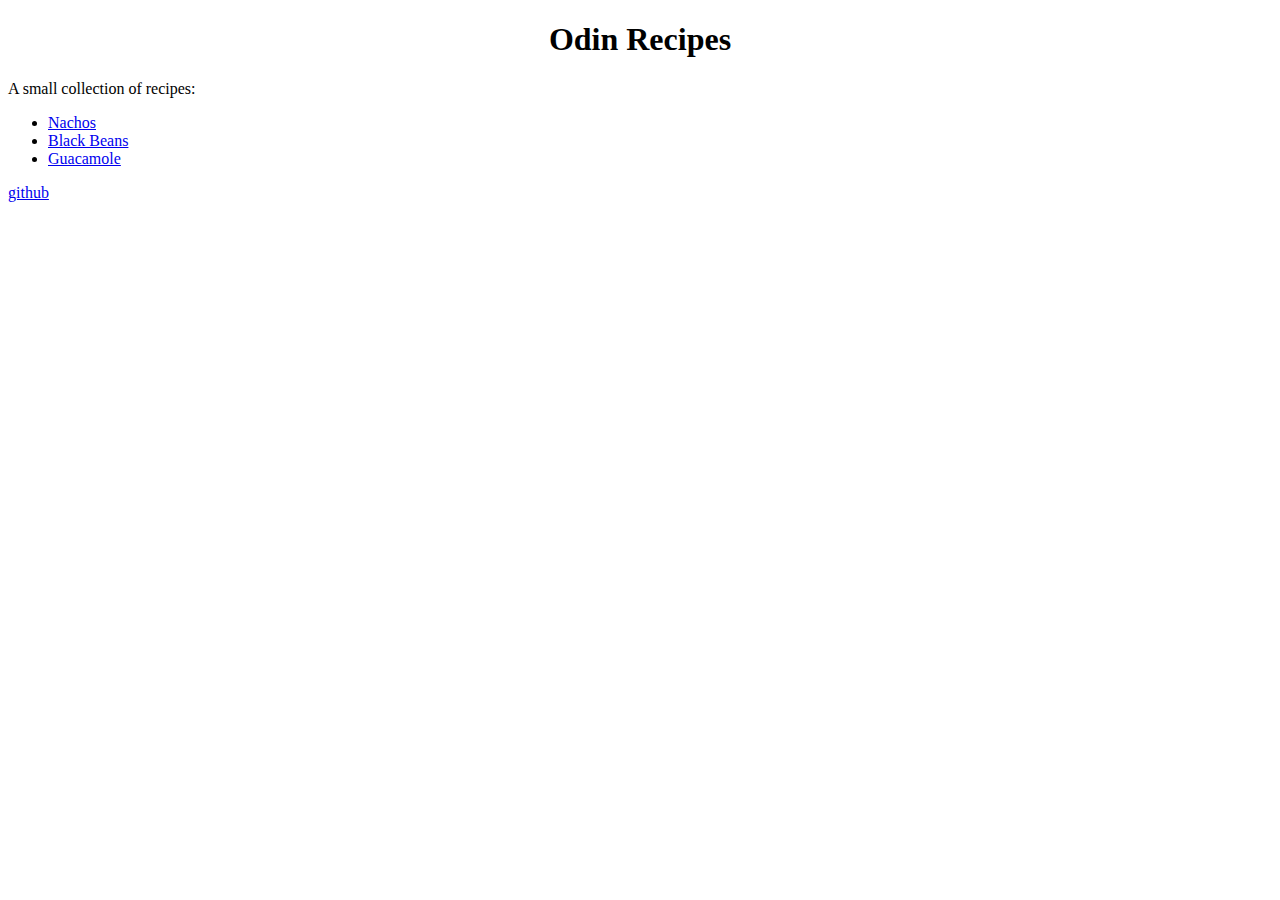
<file: index.html>
<!DOCTYPE html>
<html lang="en">
<head>
    <meta charset="UTF-8">
    <meta http-equiv="X-UA-Compatible" content="IE=edge">
    <meta name="viewport" content="width=device-width, initial-scale=1.0">
    <link rel="stylesheet" href="/style.css">
    <title>Odin Recipes</title>
</head>
<body>
    <h1>Odin Recipes</h1>
    <p>A small collection of recipes:</p>
    <ul>
    <li><a href="/recipes/nachos.html">Nachos</a></li>
    <li><a href="/recipes/black-beans.html">Black Beans</a></li>
    <li><a href="/recipes/guacamole.html">Guacamole</a></li>
    </ul>
    <a href="https://github.com/karisa-h">github</a>
</body>
</html>
</file>
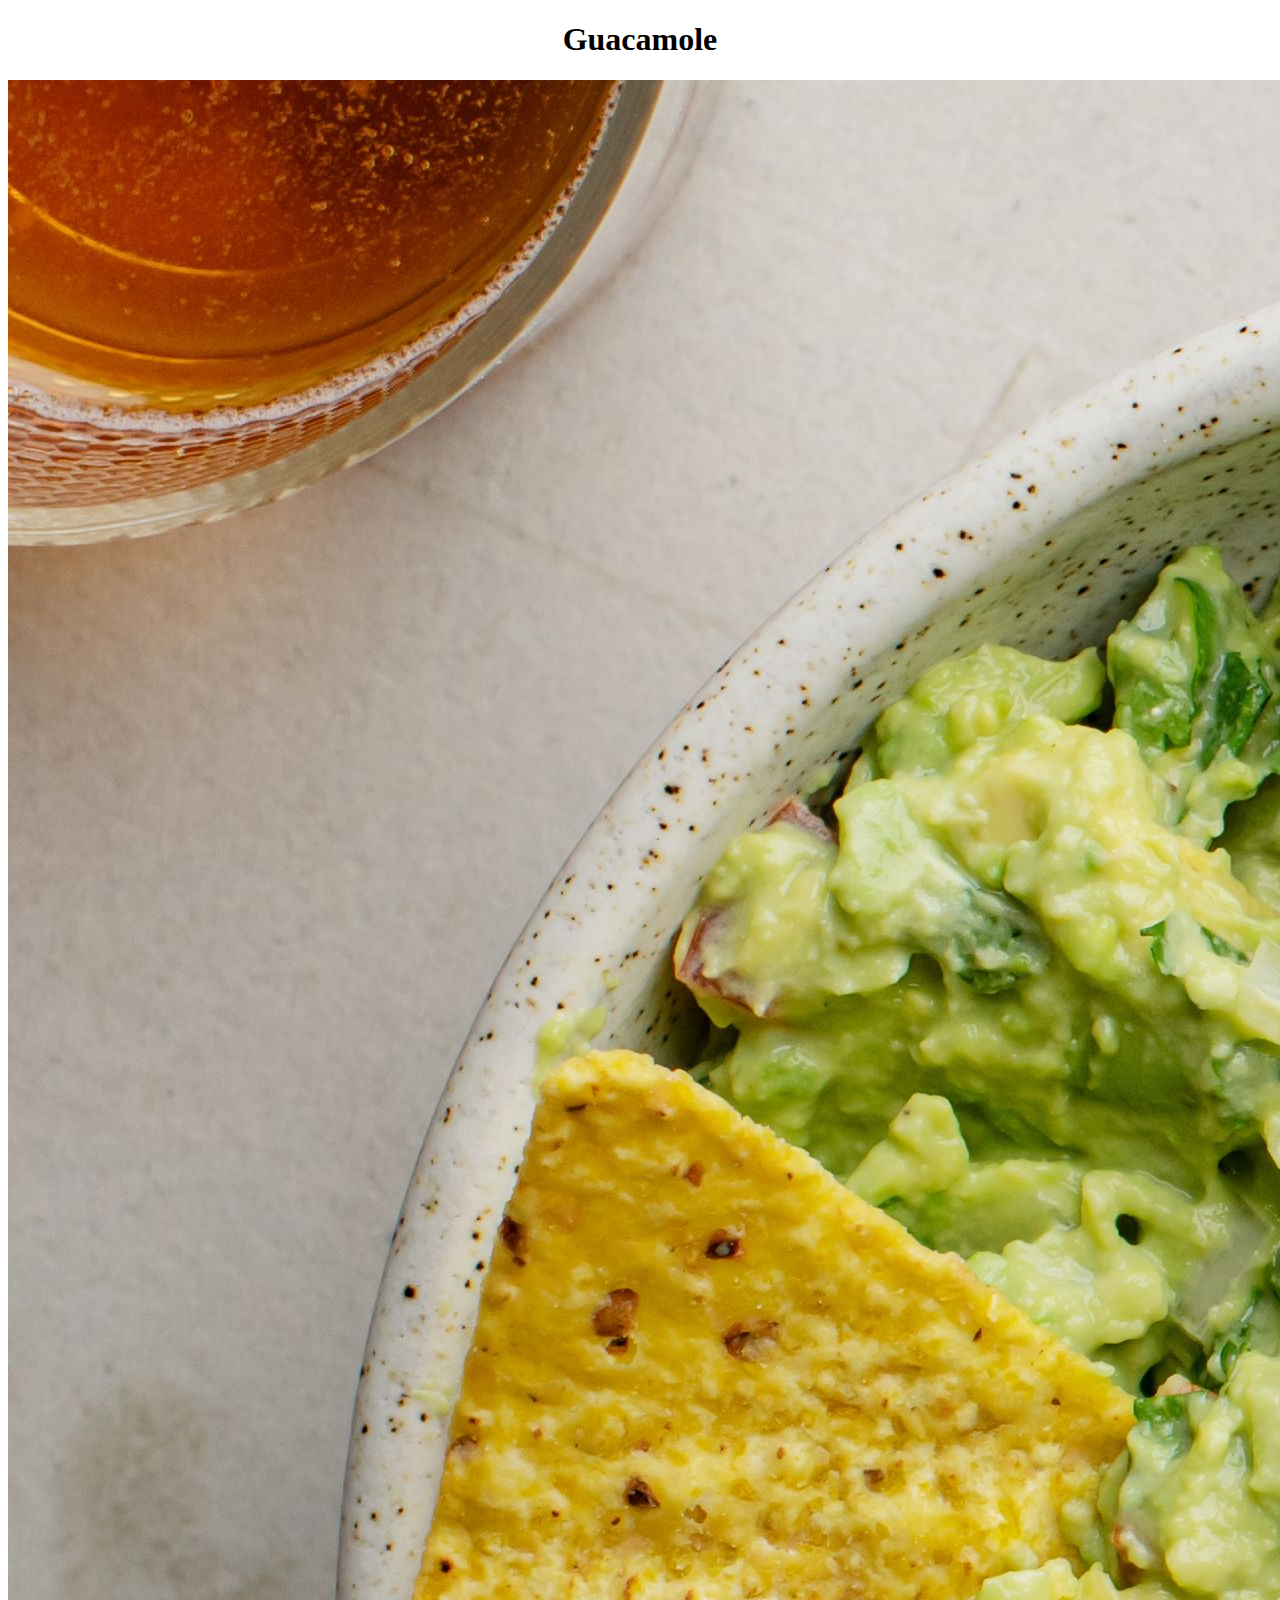
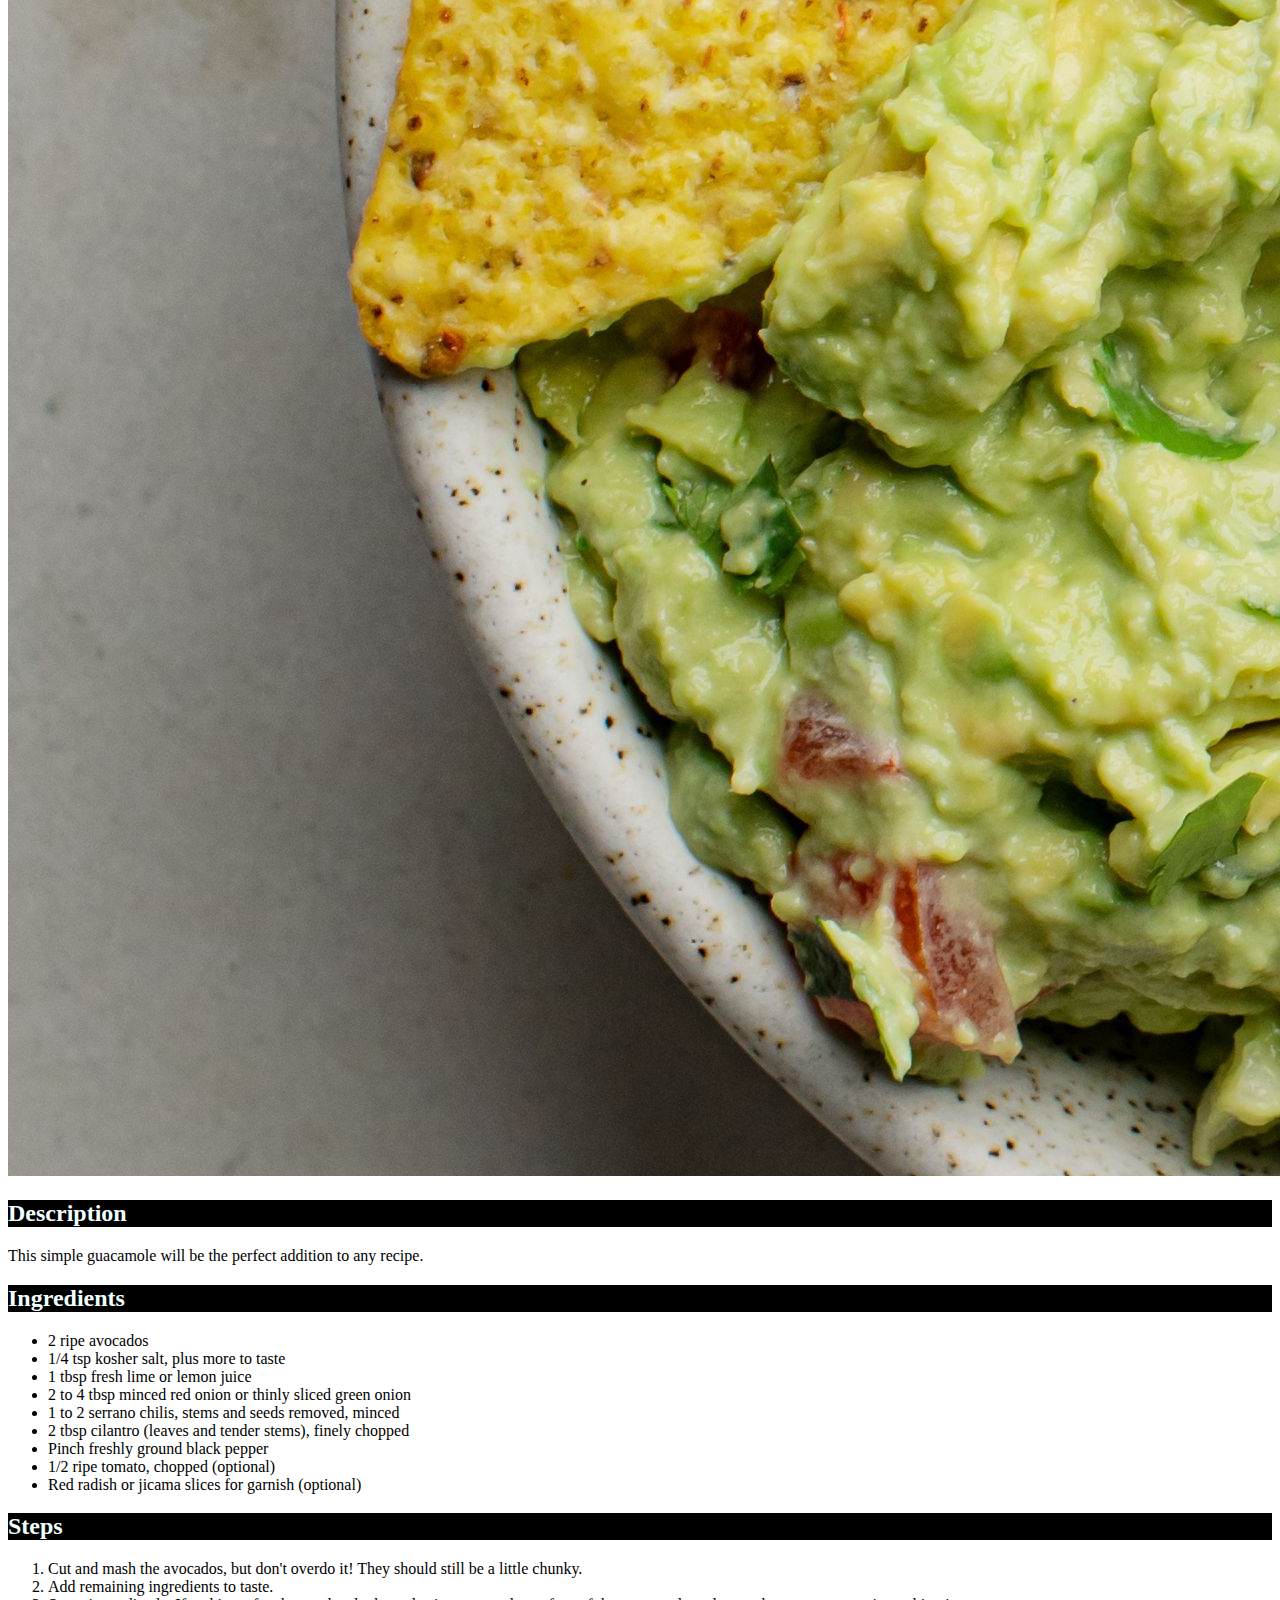
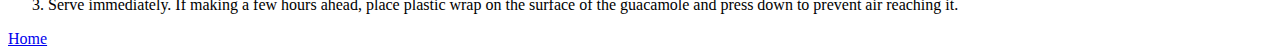
<file: recipes/guacamole.html>
<!DOCTYPE html>
<html lang="en">
<head>
    <meta charset="UTF-8">
    <meta http-equiv="X-UA-Compatible" content="IE=edge">
    <meta name="viewport" content="width=device-width, initial-scale=1.0">
    <link rel="stylesheet" href="/style.css">
    <title>Guacamole</title>
</head>
<body>
    <h1>Guacamole</h1>
    <image src="/images/guacamole.jpeg"></image>
    <h2>Description</h2>
    <p>This simple guacamole will be the perfect addition to any recipe.</p>
    <h2>Ingredients</h2>
    <ul>
        <li>2 ripe avocados</li>
        <li>1/4 tsp kosher salt, plus more to taste</li>
        <li>1 tbsp fresh lime or lemon juice</li>
        <li>2 to 4 tbsp minced red onion or thinly sliced green onion</li>
        <li>1 to 2 serrano chilis, stems and seeds removed, minced</li>
        <li>2 tbsp cilantro (leaves and tender stems), finely chopped</li>
        <li>Pinch freshly ground black pepper</li>
        <li>1/2 ripe tomato, chopped (optional)</li>
        <li>Red radish or jicama slices for garnish (optional)</li>
    </ul>
    <h2>Steps</h2>
    <ol>
        <li>Cut and mash the avocados, but don't overdo it! They should still be a little chunky.</li>
        <li>Add remaining ingredients to taste.</li>
        <li>Serve immediately. If making a few hours ahead, place plastic wrap on the surface of the guacamole and press down to prevent air reaching it.</li>
    </ol>
    <a href="/index.html">Home</a>
</body>
</html>
</file>
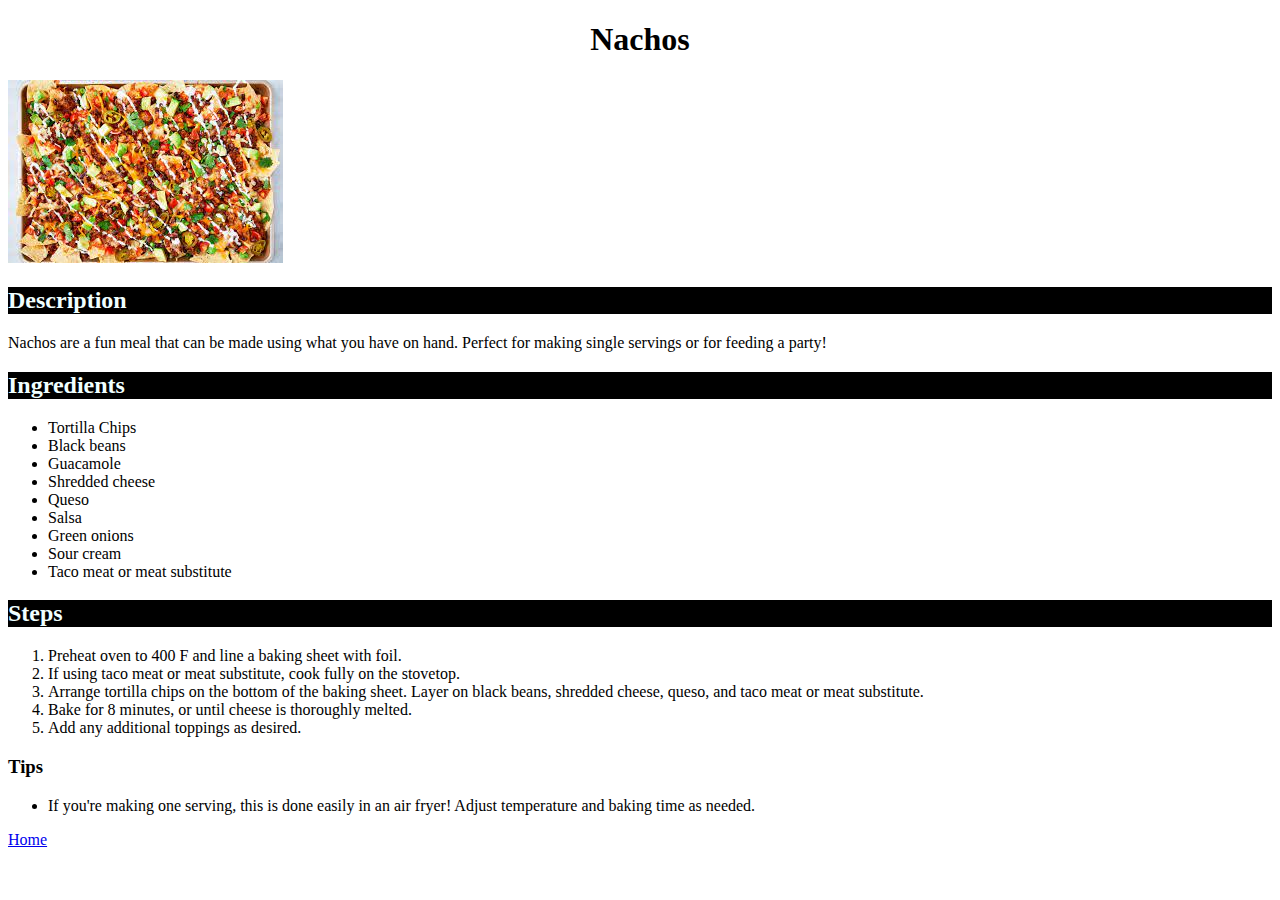
<file: recipes/nachos.html>
<!DOCTYPE html>
<html lang="en">
<head>
    <meta charset="UTF-8">
    <meta http-equiv="X-UA-Compatible" content="IE=edge">
    <meta name="viewport" content="width=device-width, initial-scale=1.0">
    <link rel="stylesheet" href="/style.css">
    <title>Nachos</title>
</head>
<body>
    <h1>Nachos</h1>
    <image src="/images/nachos.jpeg"></image>
    <h2>Description</h2>
    <p>Nachos are a fun meal that can be made using what you have on hand. Perfect for making single servings or for feeding a party!</p>
    <h2>Ingredients</h2>
    <ul>
        <li>Tortilla Chips</li>
        <li>Black beans</li>
        <li>Guacamole</li>
        <li>Shredded cheese</li>
        <li>Queso</li>
        <li>Salsa</li>
        <li>Green onions</li>
        <li>Sour cream</li>
        <li>Taco meat or meat substitute</li>
    </ul>
    <h2>Steps</h2>
    <ol>
        <li>Preheat oven to 400 F and line a baking sheet with foil.</li>
        <li>If using taco meat or meat substitute, cook fully on the stovetop.</li>
        <li>Arrange tortilla chips on the bottom of the baking sheet. Layer on black beans, shredded cheese, queso, and taco meat or meat substitute.</li>
        <li>Bake for 8 minutes, or until cheese is thoroughly melted.</li>
        <li>Add any additional toppings as desired.</li>
    </ol>
    <h3>Tips</h3>
    <ul>
        <li>If you're making one serving, this is done easily in an air fryer! Adjust temperature and baking time as needed.</li>
    </ul>
    <a href="/index.html">Home</a>
</body>
</html>
</file>
<file: style.css>
*{
    font-family: "Verdana";
}
h1 {
    font-family: "Brush Script MT";
    text-align: center;
}
h2 {
    color:azure;
    background-color: black;
}
</file>
